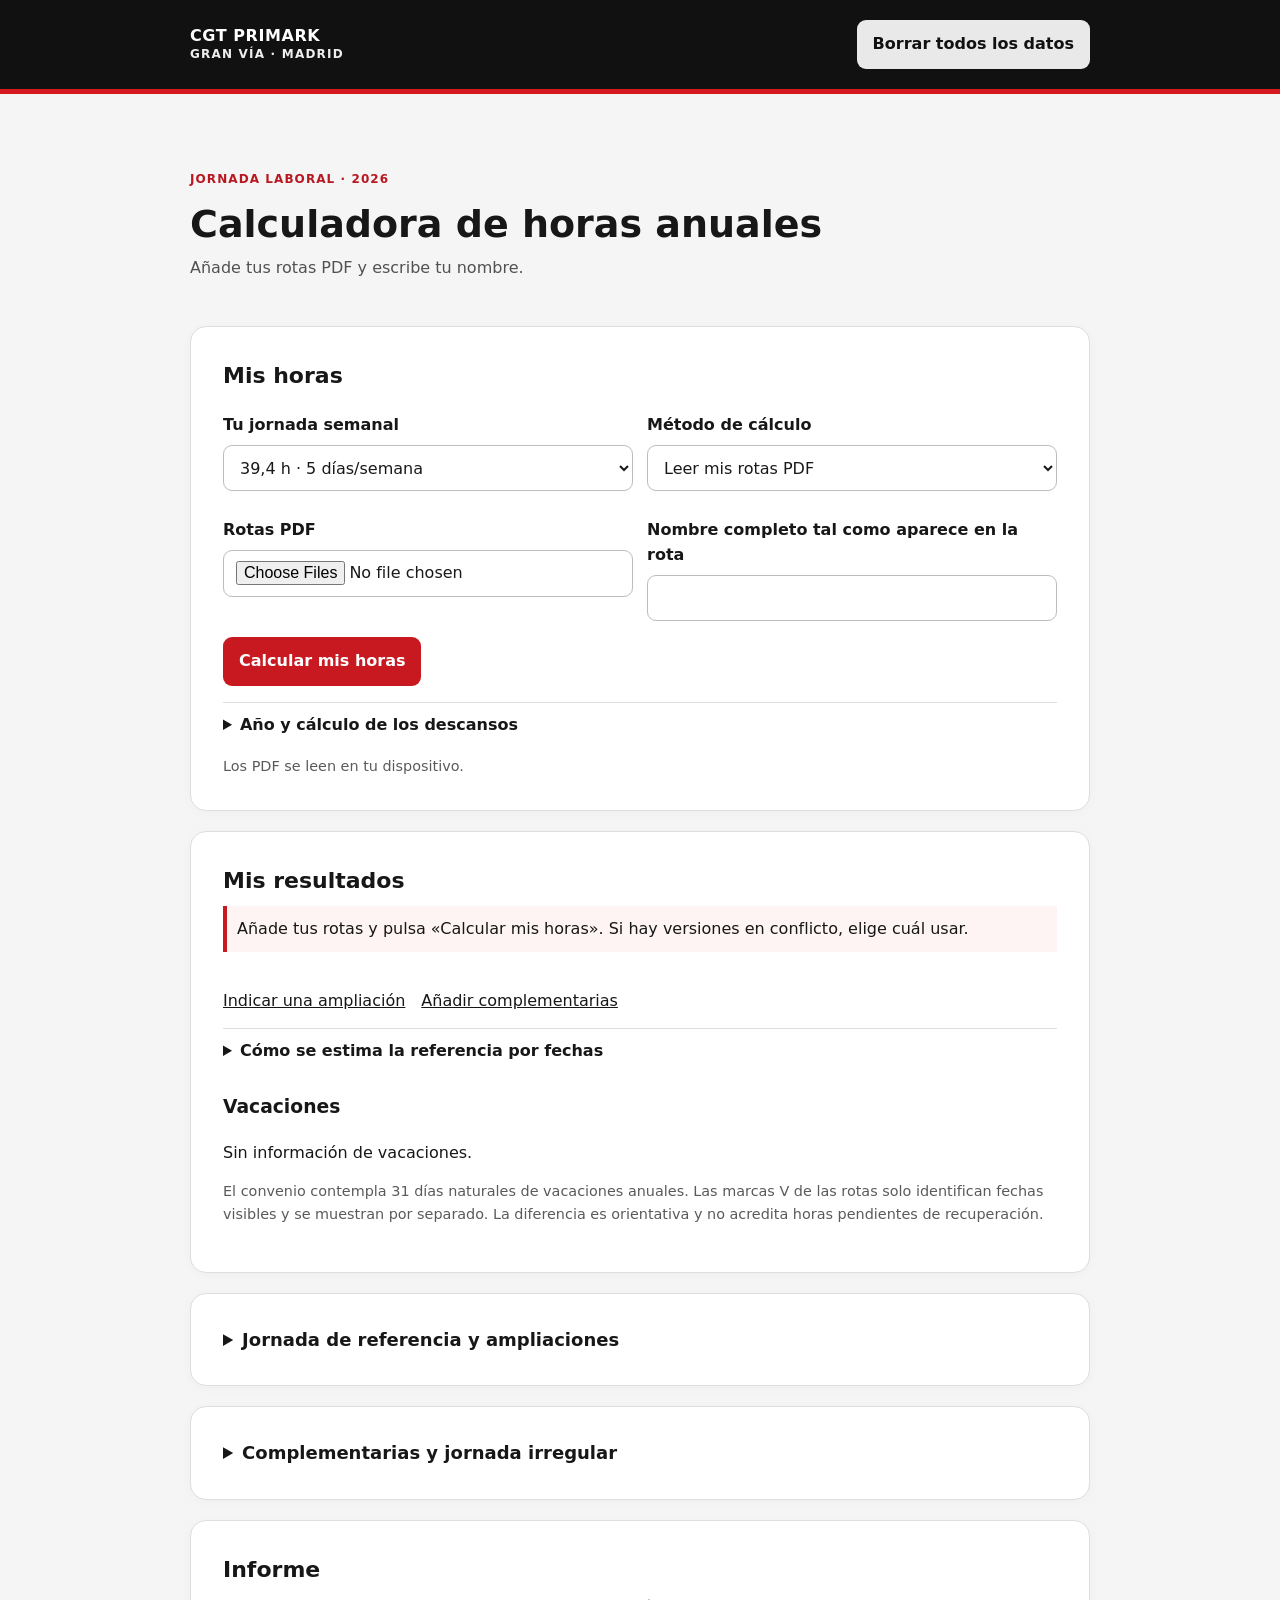
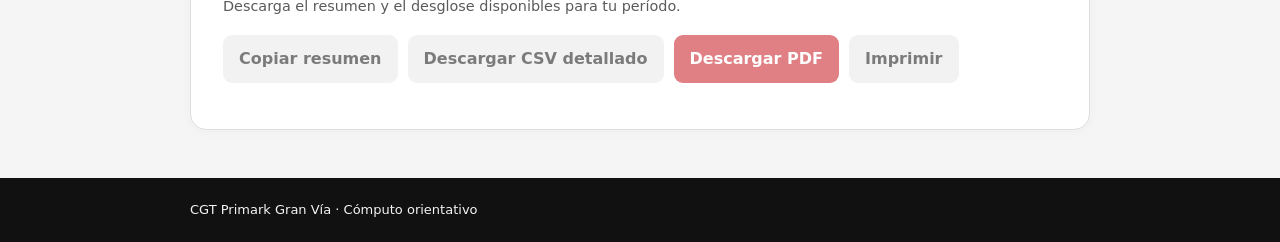
<file: index.html>
<!doctype html>
<html lang="es">
<head>
<meta charset="utf-8">
<meta name="viewport" content="width=device-width, initial-scale=1">
<meta name="theme-color" content="#111111">
<meta http-equiv="Content-Security-Policy" content="default-src 'none'; script-src 'self'; style-src 'self'; worker-src 'self'; connect-src 'none'; base-uri 'none'; form-action 'none'; object-src 'none'">
<title>Calculadora de Horas Anuales CGT | Primark Gran Vía</title>
<link rel="stylesheet" href="css/styles.css?v=movil-2026">
<script type="module" src="js/app.mjs?v=movil-2026"></script>
</head>
<body>
<header><div class="wrap head"><div class="brand">CGT PRIMARK <small>GRAN VÍA · MADRID</small></div><button id="reset" class="btn subtle" type="button">Borrar todos los datos</button></div></header>
<main class="wrap">
<div class="intro-block">
<p class="eyebrow">Jornada laboral · 2026</p>
<h1>Calculadora de horas anuales</h1>
<p class="intro">Añade tus rotas PDF y escribe tu nombre.</p>
</div>
<section class="panel" id="horas">
<h2>Mis horas</h2>
<div class="grid method-fields"><div><label for="contract">Tu jornada semanal</label><select id="contract"></select></div>
<div><label for="mode">Método de cálculo</label><select id="mode"><option value="pdf">Leer mis rotas PDF</option><option value="manual">Introducir horas manualmente</option></select></div></div>
<div id="manual" hidden>
<div class="grid">
<div><label for="start">Inicio del período</label><input type="date" id="start" value="2026-01-01"></div>
<div><label for="end">Fin del período</label><input type="date" id="end" value="2026-12-31"></div>
<div><label for="entryMode">Cómo registrar el tiempo</label><select id="entryMode"><option value="total">Total del período</option><option value="weekly">Por semanas</option><option value="monthly">Por meses</option></select></div>
</div>
<div id="entries"></div><button id="addEntry" class="btn subtle" type="button" hidden>Añadir período</button>
<p class="note">Introduce las horas que trabajaste, por ejemplo 37,5. Para semanas, usa el lunes. Para meses, usa el día 1.</p>
</div>
<div id="pdf">
<div class="grid">
<div><label for="files">Rotas PDF</label><input type="file" id="files" accept=".pdf,application/pdf" multiple></div>
<div><label for="name">Nombre completo tal como aparece en la rota</label><input id="name" autocomplete="off" spellcheck="false"></div>
</div>
<div class="actions"><button id="run" class="btn" type="button">Calcular mis horas</button><button id="cancel" class="btn subtle" type="button" disabled hidden>Cancelar análisis</button></div>
<progress id="progress" hidden aria-label="Progreso de lectura"></progress>
<p id="pdfStatus" role="status"></p>
<ul id="warnings"></ul>
<div id="versions"></div>
<p id="pdfResultLink" hidden><a class="btn" href="#resultados">Ver mis resultados</a></p>
<details class="pdf-options"><summary>Año y cálculo de los descansos</summary>
<label for="year">Año de los turnos</label><input id="year" type="number" min="2000" max="2099" value="2026">
<p class="note">En contratos de más de 30 h semanales, se descuentan 0,5 h en los turnos de más de 6 h. Puedes ajustar el descanso de cada turno.</p>
</details>
<details id="turnOptions" hidden><summary>Revisar turnos y descansos</summary><div id="turns"></div></details>
<p class="note private-note">Los PDF se leen en tu dispositivo.</p>
</div>
</section>
<section class="panel" id="resultados">
<h2>Mis resultados</h2>
<p id="notice" role="status"></p>

<dl id="summary" class="metrics"></dl>
<p class="result-adjustments"><a href="#contrato">Indicar una ampliación</a> <a href="#ajustes">Añadir complementarias</a></p>
<div id="weekends" hidden>
  <h3>Fines de semana libres</h3>
  <p id="weekendStatus"></p>
  <div id="weekendDates"></div>
  <p class="note">Se cuentan sábados y domingos consecutivos sin turno. Una G en cualquiera de los dos días identifica un fin de semana marcado como garantizado. Las vacaciones se muestran aparte. Las rotas reflejan la planificación.</p>
  <p class="note">La referencia de 12 fines de semana en 2026 se aplica a quienes trabajan todo el año con un promedio de cinco días por semana. <a href="https://www.boe.es/diario_boe/txt.php?id=BOE-A-2025-26529">Convenio de Primark, art. 20.II.2</a></p>
</div>
<details><summary>Cómo se estima la referencia por fechas</summary><p>Se cuentan ambos días del período y se aplica una regla de tres sobre los 365 días de 2026. Ejemplo para un contrato de 25 h semanales, del 27/07/2026 al 31/12/2026: 1.120 × 158 ÷ 365 ≈ 484,82 h.</p></details>
<h3>Vacaciones</h3>
<p id="vacation"></p>
<p class="note">El convenio contempla 31 días naturales de vacaciones anuales. Las marcas V de las rotas solo identifican fechas visibles y se muestran por separado. La diferencia es orientativa y no acredita horas pendientes de recuperación.</p>
</section>
<details class="panel advanced" id="contrato">
<summary>Jornada de referencia y ampliaciones</summary>
<dl class="metrics" id="contractDetails"></dl>
<label for="hasExtension">¿Has tenido una ampliación de jornada?</label>
<select id="hasExtension"><option value="no">No</option><option value="yes">Sí</option></select>
<div id="extensionFields" hidden>
  <label for="extensionMethod">Cómo indicar la ampliación</label>
  <select id="extensionMethod"><option value="hours">Escribir el total de horas</option><option value="dates">Elegir jornada y fechas</option></select>
  <div id="extensionHoursFields">
    <label for="extensionHours">Horas de ampliación acordadas en este período (si las conoces)</label>
    <input id="extensionHours" inputmode="decimal" placeholder="Por ejemplo, 5" autocomplete="off" aria-describedby="extensionHoursNote">
    <p class="note" id="extensionHoursNote">Las horas acordadas ajustan la referencia del período.</p>
  </div>
  <div id="extensionDatesFields" hidden>
  <div class="grid">
    <div><label for="extendedContract">Jornada semanal durante la ampliación</label><select id="extendedContract"><option value="">Selecciona una jornada</option></select></div>
    <div><label for="extensionStart">Primer día de la ampliación</label><input id="extensionStart" type="date" min="2026-01-01" max="2026-12-31"></div>
    <div><label for="extensionEnd">Último día de la ampliación</label><input id="extensionEnd" type="date" min="2026-01-01" max="2026-12-31"></div>
  </div>
  <p class="note">Introduce las fechas efectivas de la ampliación en 2026. Si sigue vigente al terminar el año, usa el 31/12/2026. La referencia se estima por días naturales de cada jornada.</p>
  </div>
  <label for="extensionWorked">Horas de ampliación realizadas que faltan en la rota o en tu total manual</label>
  <input id="extensionWorked" inputmode="decimal" placeholder="0" autocomplete="off" aria-describedby="extensionWorkedNote">
  <p class="note" id="extensionWorkedNote">Si aparecen en el documento que te entregaron, anota aquí solo las que faltan en tu registro. Se suman a las horas ordinarias.</p>
</div>
<details id="tabla-jornadas">
<summary>Ver tabla de jornadas 2026</summary>
<div class="contract-table-wrap" role="region" aria-label="Tabla de jornadas 2026" tabindex="0">
<table class="contract-table">
<thead><tr><th scope="col">Jornada semanal</th><th scope="col">Días al año</th><th scope="col">Días por semana</th><th scope="col">Horas diarias</th><th scope="col">Horas anuales</th><th scope="col">Distribución irregular anual</th></tr></thead>
<tbody id="contractRows"></tbody>
</table>
</div>
<p class="note">Consulta las horas anuales en la fila que corresponda a tu jornada semanal y a tus días habituales.</p>
</details>
<p class="note">La referencia de jornada completa es de 39,4 h semanales, aunque a veces el contrato se denomine «de 40 horas». Las horas anuales e irregulares se toman de su columna correspondiente.</p>
</details>
<details class="panel advanced" id="ajustes">
<summary>Complementarias y jornada irregular</summary>
<p class="note">Indica solo las horas del período seleccionado. La distribución irregular forma parte de la jornada ordinaria.</p>
<div class="grid">
<div><label for="hasComplementary">¿Has realizado horas complementarias?</label><select id="hasComplementary"><option value="no">No</option><option value="yes">Sí</option></select></div>
<div id="complementaryFields" hidden><label for="complementary">Horas complementarias realizadas</label><input id="complementary" placeholder="0" inputmode="decimal" autocomplete="off"><label for="included">De ellas, horas que ya figuran en la rota o en tu total manual</label><input id="included" placeholder="0" inputmode="decimal" autocomplete="off"><p class="note">Si las complementarias solo figuran en el documento que te entregaron, deja el segundo campo vacío. Se añadirán todas al total.</p></div>
<div><label for="hasIrregular">¿Te han aplicado distribución irregular de jornada?</label><select id="hasIrregular"><option value="no">No</option><option value="yes">Sí</option></select></div>
<div id="irregularFields" hidden><label for="irregular">Horas de distribución irregular</label><input id="irregular" placeholder="0" inputmode="decimal" autocomplete="off"></div>
</div>
</details>
<section class="panel" id="informe">
<h2>Informe</h2>
<p class="note">Descarga el resumen y el desglose disponibles para tu período.</p>
<div class="actions"><button id="copy" class="btn subtle" type="button">Copiar resumen</button><button id="csv" class="btn subtle" type="button">Descargar CSV detallado</button><button id="downloadPdf" class="btn" type="button">Descargar PDF</button><button id="print" class="btn subtle" type="button">Imprimir</button></div>
<p id="exportStatus" role="status"></p>
<div id="detail"></div>
</section>
</main>
<footer><div class="wrap">CGT Primark Gran Vía · Cómputo orientativo</div></footer>
</body></html>
</file>
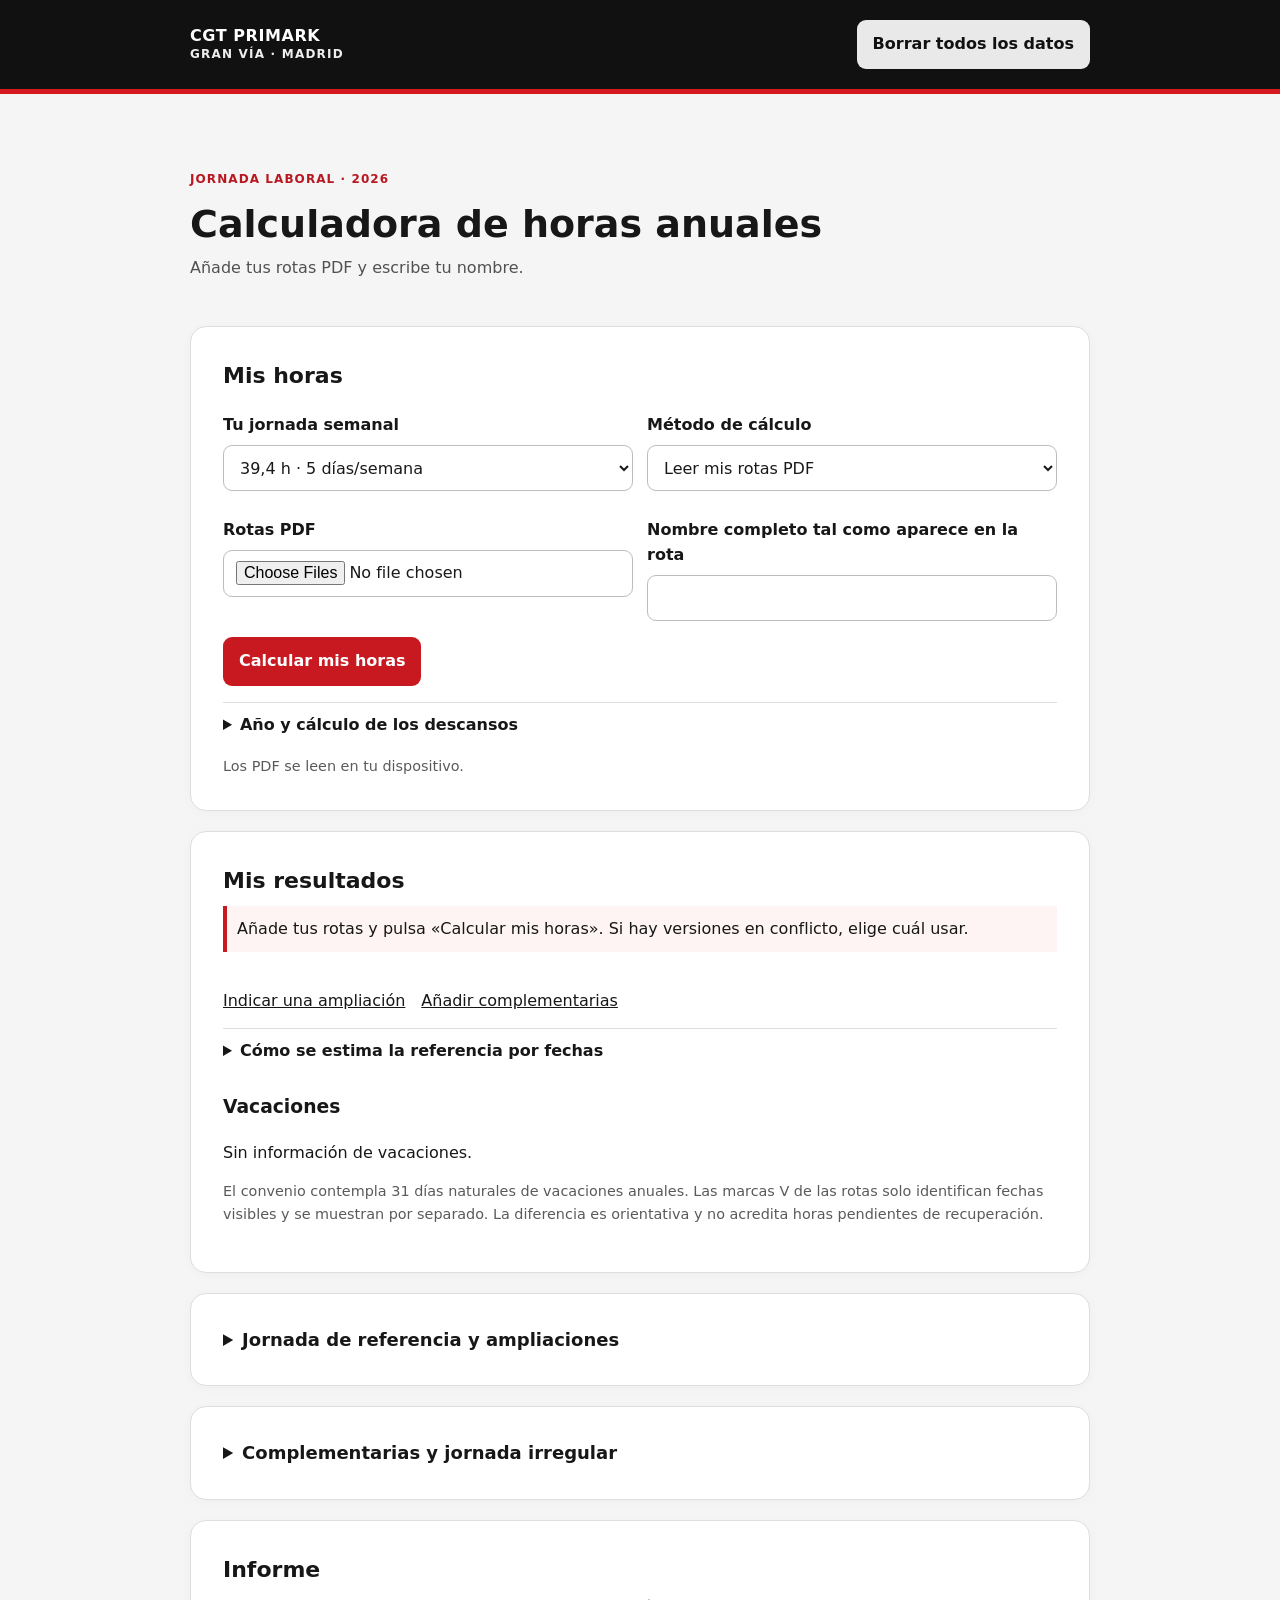
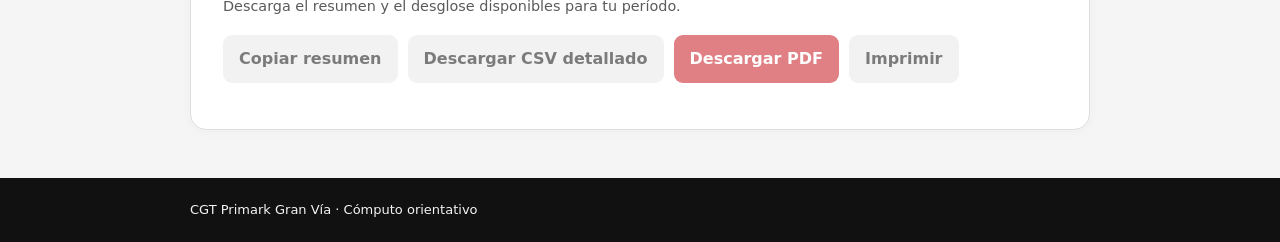
<file: lector-rotas.html>
<!doctype html>
<html lang="es">
<meta charset="utf-8">
<meta http-equiv="refresh" content="0;url=./?modo=pdf#horas">
<title>Lector privado de rotas</title>
<a href="./?modo=pdf#horas">Abrir el lector de rotas en la calculadora</a>
</html>
</file>
<file: css/styles.css>
:root{font-family:system-ui,-apple-system,"Segoe UI",Roboto,sans-serif;color:#171717;background:#f5f5f5;font-synthesis:none}
*{box-sizing:border-box}body{margin:0}a{color:inherit}.wrap{width:min(900px,calc(100% - 32px));margin:auto}
header{background:#111;color:#fff;border-bottom:5px solid #d71920}.head{display:flex;justify-content:space-between;align-items:center;padding:20px 0;gap:12px;flex-wrap:wrap}
.brand{font-weight:900;letter-spacing:.035em;line-height:1.3}.brand small{display:block;font-size:12px;letter-spacing:.10em;color:#eee;font-weight:600}.back{font-size:13px;color:white;text-decoration:none;border:1px solid #666;padding:9px 12px;border-radius:8px}
main{padding:28px 0 48px}h1{font-size:clamp(26px,5vw,38px);line-height:1.15;margin:8px 0}h2{font-size:22px;margin:0 0 8px}p{line-height:1.6;margin:8px 0 14px}.intro{color:#515151;max-width:750px}.eyebrow{font-size:12px;font-weight:800;color:#b81920;letter-spacing:.09em;text-transform:uppercase}
.panel{background:white;border:1px solid #dedede;border-radius:16px;padding:clamp(16px,3vw,26px);margin-top:20px;box-shadow:0 2px 12px #00000007}
.grid{display:grid;grid-template-columns:repeat(2,minmax(0,1fr));gap:14px}.field{min-width:0}.field.full{grid-column:1/-1}
label{display:block;font-weight:750;font-size:13px;margin:0 0 7px}select,input{display:block;width:100%;min-width:0;height:46px;padding:10px 12px;border:1px solid #bcbcbc;border-radius:9px;background:#fff;color:#191919;font:inherit;font-size:16px}
input:focus,select:focus{outline:3px solid #f9c7c8;outline-offset:1px;border-color:#ba1921}
.note{font-size:13px;color:#5a5a5a}.results{display:grid;grid-template-columns:repeat(2,minmax(0,1fr));gap:12px;margin:18px 0}
.metric{padding:18px 14px;background:#f5f5f5;border-radius:12px;min-width:0}.metric.feature{background:#171717;color:#fff}
.metric span{display:block;font-size:12px;margin-bottom:5px;color:inherit;opacity:.76}.metric strong{font-size:clamp(23px,5vw,30px);font-variant-numeric:tabular-nums;word-break:break-word}.metric small{display:block;font-size:12px;margin-top:4px}
.alert{border-left:4px solid #d71920;background:#fff4f4;border-radius:5px;padding:12px 14px;font-size:13px;line-height:1.55}
.ok{border-left-color:#555;background:#f3f3f3}.steps{font-size:14px;line-height:1.7;color:#444}
.btn{border:0;background:#c81920;color:#fff;border-radius:9px;padding:12px 16px;font:inherit;font-weight:750;cursor:pointer}
.btn:focus-visible{outline:3px solid #111;outline-offset:3px}.btn:hover{background:#a61219}
.actions{display:flex;flex-wrap:wrap;gap:10px;margin-top:16px}.subtle{background:#e9e9e9;color:#111}.subtle:hover{background:#d7d7d7}
footer{background:#111;color:#f4f4f4;font-size:13px;padding:22px 0}footer p{margin:0}
@media(max-width:520px){.grid,.results{grid-template-columns:1fr}.metric strong{font-size:27px}.head{align-items:flex-start}main{padding-top:22px}}
@media print{header,footer,.actions{display:none}body{background:white}.panel{box-shadow:none;break-inside:avoid}main{padding:0}.wrap{width:100%}}

[hidden]{display:none!important}
body{font-size:1rem;line-height:1.55}
main{padding-top:32px}
.intro-block{padding:clamp(12px,4vw,36px) 0 12px}
nav{display:flex;flex-wrap:wrap;gap:8px;margin-top:22px}
nav a{padding:8px 12px;border:1px solid #ddd;border-radius:8px;text-decoration:none;background:#fff;font-size:.9rem}
nav a:hover{border-color:#a61219;color:#a61219}
section{scroll-margin-top:16px}
.panel{padding:clamp(17px,4vw,32px)}
label{font-size:.925rem;margin-top:12px}
.note{font-size:.9rem}
.metrics{display:grid;grid-template-columns:repeat(auto-fit,minmax(min(100%,175px),1fr));gap:10px;margin:18px 0}
.metrics div{background:#f5f5f5;border-radius:10px;padding:12px 14px}
.metrics div:first-child{background:#191919;color:white}
.metrics dt{font-size:.875rem}
.metrics dd{margin:4px 0 0;font-size:1.25rem;font-weight:750;font-variant-numeric:tabular-nums}
#manual,#pdf,.entry{margin-top:15px}
.entry{border-top:1px solid #e1e1e1;padding-top:5px}
.btn:disabled{opacity:.55;cursor:default}
:focus-visible{outline:3px solid #a61219;outline-offset:3px}
progress{width:100%;accent-color:#c81920;margin-top:12px}
details{border-top:1px solid #ddd;padding:10px 0}
summary{cursor:pointer;font-weight:700}
#turns label{display:flex;align-items:center;justify-content:space-between;gap:12px}
#turns input{width:84px}
#notice:not(:empty){border-left:4px solid #c81920;padding:10px;background:#fff4f4}
.month{display:grid;grid-template-columns:5rem 1fr minmax(6rem,auto);align-items:center;gap:8px;font-size:.875rem}
meter{width:100%;accent-color:#c81920}
input[type=file]{height:auto}
@media print{#contrato,#horas,#ajustes,#reset,.intro-block,.actions,footer{display:none!important}.panel{break-inside:auto}}

.contract-table-wrap{overflow-x:auto;margin-top:12px}
.contract-table{border-collapse:collapse;width:100%;min-width:40rem;text-align:center}
.contract-table th,.contract-table td{border:1px solid #ddd;padding:10px}
.contract-table thead{background:#aa151a;color:#fff}
.contract-table tbody th{text-align:left;white-space:nowrap}
.contract-table td:nth-child(5){background:#fff0f0;font-weight:750;white-space:nowrap}

.method-fields{gap:8px 14px}
#horas .grid label{font-size:1rem}
.pdf-options label{margin-top:12px}
#year{max-width:12rem}
#pdfResultLink .btn{display:inline-block;text-decoration:none}
.private-note{margin-bottom:0}
.advanced>summary{font-size:1.125rem}
.result-adjustments{display:flex;flex-wrap:wrap;gap:8px 16px}
@media(max-width:520px){
  body{font-size:1.0625rem}
  .wrap{width:calc(100% - 24px)}
  .head{padding:12px 0;gap:8px}
  .brand{font-size:.875rem}
  .head .btn{font-size:.875rem;padding:8px 10px;min-height:44px}
  main{padding-top:14px}
  .intro-block{padding:4px 0}
  h1{font-size:1.875rem}
  .intro{margin-bottom:4px}
  .panel{margin-top:12px;padding:15px}
  label{font-size:1rem}
  input,select{font-size:1.0625rem;min-height:48px}
  #run,#pdfResultLink .btn{width:100%;min-height:50px;text-align:center}
  .note,.metrics dt{font-size:.9375rem}
  .metrics dd{font-size:1.375rem}
}
</file>
